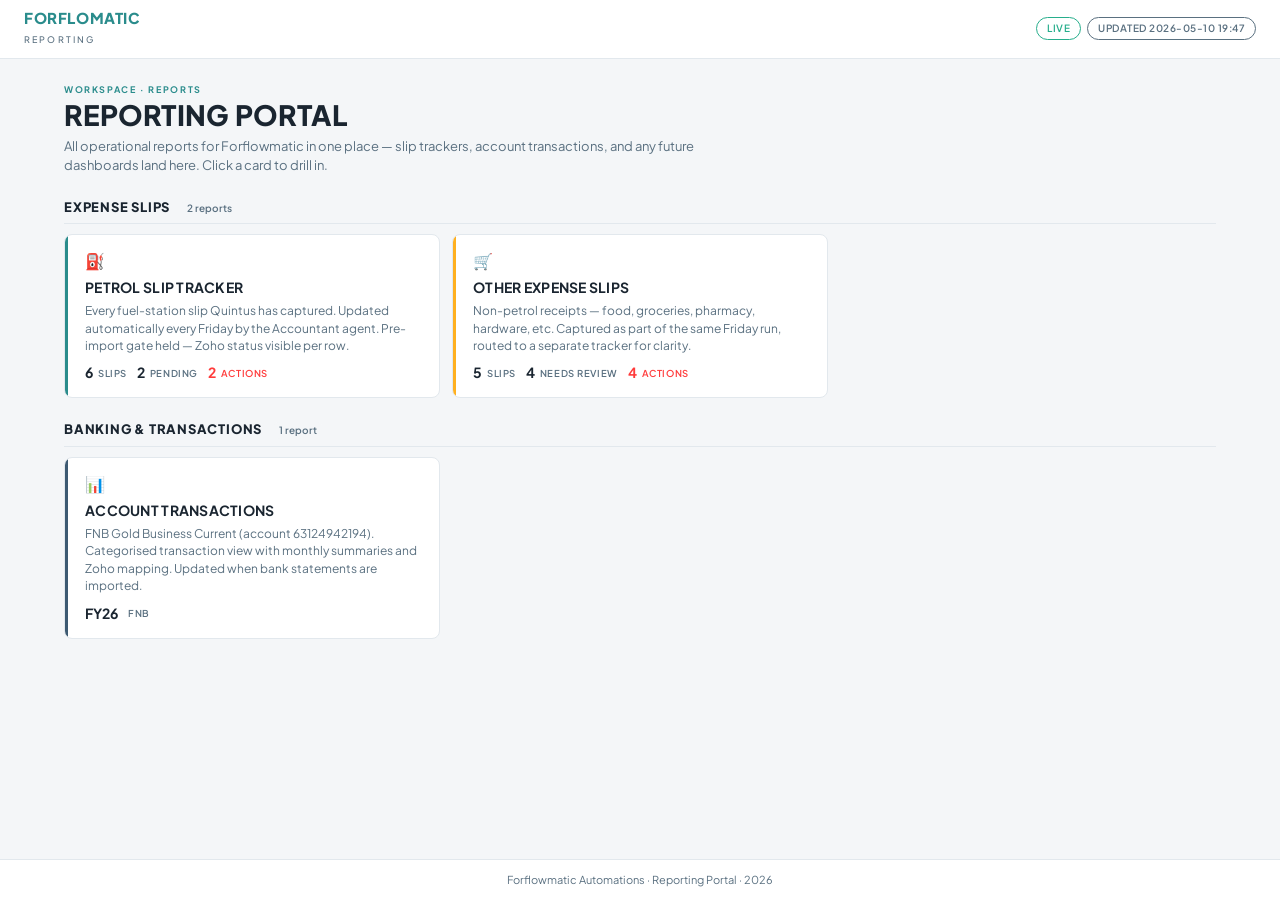
<file: index.html>
<!DOCTYPE html>
<html lang="en">
<head>
  <meta charset="utf-8">
  <meta name="viewport" content="width=device-width, initial-scale=1">
  <title>Forflowmatic — Reporting Portal</title>
  <link rel="preconnect" href="https://fonts.googleapis.com">
  <link rel="preconnect" href="https://fonts.gstatic.com" crossorigin>
  <link href="https://fonts.googleapis.com/css2?family=Plus+Jakarta+Sans:wght@400;500;600;700;800&family=JetBrains+Mono:wght@400;500;600&display=swap" rel="stylesheet">
  <link rel="stylesheet" href="assets/style.css">
</head>
<body>

<header class="flo-header">
  <div class="flo-wordmark">
    <span class="flo-name">FORFLOMATIC</span>
    <span class="flo-tagline">Reporting</span>
  </div>
  <div class="flo-status-pills">
    <span class="flo-pill success">Live</span>
    <span class="flo-pill muted" id="updatedPill">Updated —</span>
  </div>
</header>

<main>
  <p class="label-eyebrow">Workspace · Reports</p>
  <h1 class="flo-h1">Reporting Portal</h1>
  <p class="flo-sub">
    All operational reports for Forflowmatic in one place — slip trackers, account transactions,
    and any future dashboards land here. Click a card to drill in.
  </p>

  <div class="flo-section-h">
    <h2>Expense slips</h2>
    <span class="count" id="slipCount">2 reports</span>
  </div>

  <div class="flo-grid">

    <a class="flo-card is-petrol" href="petrol-slips.html">
      <div class="card-icon">⛽</div>
      <h3 class="card-title">Petrol Slip Tracker</h3>
      <p class="card-desc">
        Every fuel-station slip Quintus has captured. Updated automatically every Friday by the
        Accountant agent. Pre-import gate held — Zoho status visible per row.
      </p>
      <div class="card-meta" id="petrolStats">
        <span class="stat"><span class="stat-num">—</span> Slips</span>
        <span class="stat"><span class="stat-num">—</span> Pending</span>
        <span class="stat"><span class="stat-num">—</span> Actions</span>
      </div>
    </a>

    <a class="flo-card is-other" href="other-slips.html">
      <div class="card-icon">🛒</div>
      <h3 class="card-title">Other Expense Slips</h3>
      <p class="card-desc">
        Non-petrol receipts — food, groceries, pharmacy, hardware, etc. Captured as part of the
        same Friday run, routed to a separate tracker for clarity.
      </p>
      <div class="card-meta" id="otherStats">
        <span class="stat"><span class="stat-num">—</span> Slips</span>
        <span class="stat"><span class="stat-num">—</span> Needs review</span>
        <span class="stat"><span class="stat-num">—</span> Actions</span>
      </div>
    </a>

  </div>

  <div class="flo-section-h">
    <h2>Banking &amp; transactions</h2>
    <span class="count">1 report</span>
  </div>

  <div class="flo-grid">

    <a class="flo-card is-txn" href="account-transactions.html">
      <div class="card-icon">📊</div>
      <h3 class="card-title">Account Transactions</h3>
      <p class="card-desc">
        FNB Gold Business Current (account 63124942194). Categorised transaction view with
        monthly summaries and Zoho mapping. Updated when bank statements are imported.
      </p>
      <div class="card-meta">
        <span class="stat"><span class="stat-num">FY26</span></span>
        <span class="stat">FNB</span>
      </div>
    </a>

  </div>

</main>

<footer class="flo-footer">
  Forflowmatic Automations · Reporting Portal · <span id="footerYear"></span>
</footer>

<script>
  document.getElementById('footerYear').textContent = new Date().getFullYear();

  // Pull stats from generated viewer data (loaded async; falls back silently).
  fetch('data/portal-stats.json', { cache: 'no-store' })
    .then(r => r.ok ? r.json() : null)
    .then(s => {
      if (!s) return;
      if (s.updated) document.getElementById('updatedPill').textContent = 'Updated ' + s.updated;
      const actionStyle = n => n > 0
        ? 'color:var(--flo-fault-red);'
        : '';
      if (s.petrol) {
        document.getElementById('petrolStats').innerHTML =
          '<span class="stat"><span class="stat-num">' + s.petrol.total + '</span> Slips</span>' +
          '<span class="stat"><span class="stat-num">' + s.petrol.pending + '</span> Pending</span>' +
          '<span class="stat" style="' + actionStyle(s.petrol.actions || 0) + '">' +
            '<span class="stat-num" style="' + actionStyle(s.petrol.actions || 0) + '">' + (s.petrol.actions || 0) + '</span> Actions</span>';
      }
      if (s.other) {
        document.getElementById('otherStats').innerHTML =
          '<span class="stat"><span class="stat-num">' + s.other.total + '</span> Slips</span>' +
          '<span class="stat"><span class="stat-num">' + s.other.needs_review + '</span> Needs review</span>' +
          '<span class="stat" style="' + actionStyle(s.other.actions || 0) + '">' +
            '<span class="stat-num" style="' + actionStyle(s.other.actions || 0) + '">' + (s.other.actions || 0) + '</span> Actions</span>';
      }
    })
    .catch(() => {});
</script>
</body>
</html>
</file>
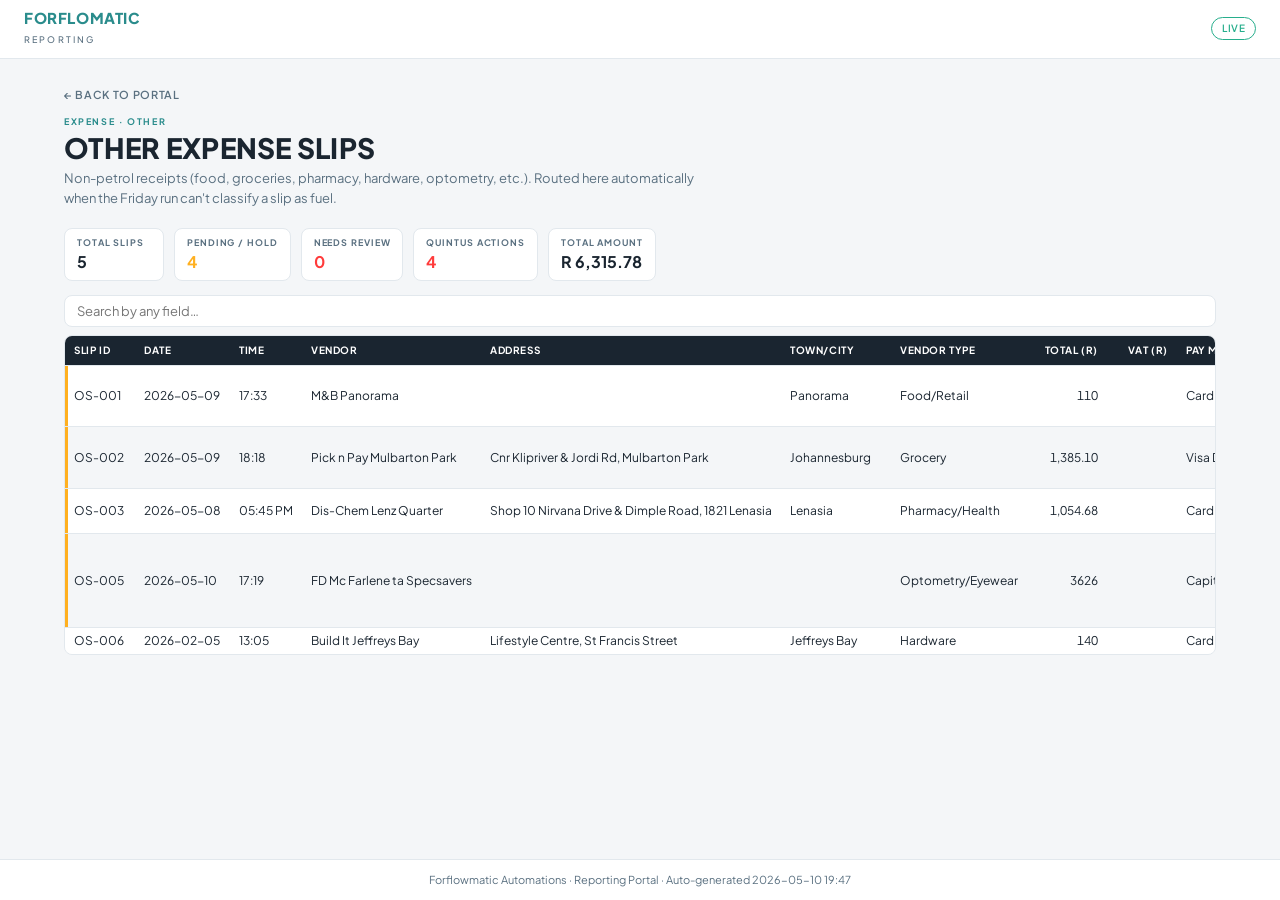
<file: other-slips.html>
<!DOCTYPE html>
<html lang="en">
<head>
  <meta charset="utf-8">
  <meta name="viewport" content="width=device-width, initial-scale=1">
  <title>Other Expense Slips — Forflowmatic</title>
  <link rel="preconnect" href="https://fonts.googleapis.com">
  <link rel="preconnect" href="https://fonts.gstatic.com" crossorigin>
  <link href="https://fonts.googleapis.com/css2?family=Plus+Jakarta+Sans:wght@400;500;600;700;800&family=JetBrains+Mono:wght@400;500;600&display=swap" rel="stylesheet">
  <link rel="stylesheet" href="assets/style.css">
</head>
<body>
<header class="flo-header">
  <div class="flo-wordmark">
    <span class="flo-name">FORFLOMATIC</span>
    <span class="flo-tagline">Reporting</span>
  </div>
  <div class="flo-status-pills">
    <span class="flo-pill success">Live</span>
  </div>
</header>
<main>
  <a class="viewer-back" href="index.html">← Back to portal</a>
  <p class="label-eyebrow">Expense · Other</p>
  <h1 class="flo-h1">Other Expense Slips</h1>
  <p class="flo-sub">Non-petrol receipts (food, groceries, pharmacy, hardware, optometry, etc.). Routed here automatically when the Friday run can&#x27;t classify a slip as fuel.</p>

  <div class="viewer-stat-row">
    <div class="viewer-stat"><span class="label">Total slips</span><span class="value">5</span></div>
    <div class="viewer-stat"><span class="label">Pending / hold</span><span class="value" style="color:var(--flo-amber-alert);">4</span></div>
    <div class="viewer-stat"><span class="label">Needs review</span><span class="value" style="color:var(--flo-fault-red);">0</span></div>
    <div class="viewer-stat"><span class="label">Quintus actions</span><span class="value" style="color:var(--flo-fault-red);">4</span></div>
    <div class="viewer-stat"><span class="label">Total amount</span><span class="value">R 6,315.78</span></div>
  </div>

  <div class="viewer-toolbar">
    <input id="search" type="text" class="viewer-search" placeholder="Search by any field…">
  </div>

  <div class="viewer-table-wrap"><table class="viewer-table"><colgroup><col style="width:70px"><col style="width:84px"><col style="width:64px"><col style="width:150px"><col style="width:200px"><col style="width:110px"><col style="width:120px"><col style="width:80px"><col style="width:70px"><col style="width:110px"><col style="width:80px"><col style="width:130px"><col style="width:70px"><col style="width:130px"><col style="width:200px"><col style="width:160px"><col style="width:150px"><col style="width:200px"><col style="width:90px"><col style="width:280px"><col style="width:320px"></colgroup><thead><tr><th>Slip ID</th><th>Date</th><th>Time</th><th>Vendor</th><th>Address</th><th>Town/City</th><th>Vendor Type</th><th class="num">Total (R)</th><th class="num">VAT (R)</th><th>Pay Method</th><th>Card</th><th>Tx Ref</th><th>Tax Invoice</th><th>Driver</th><th>Business Purpose</th><th>Zoho Account</th><th>Linked Bank Txn</th><th>Slip File</th><th>Status</th><th>Notes</th><th>Quintus Actions</th></tr></thead><tbody><tr class="row-needs-review"><td title="OS-001">OS-001</td><td title="2026-05-09">2026-05-09</td><td title="17:33">17:33</td><td title="M&amp;B Panorama">M&amp;B Panorama</td><td></td><td title="Panorama">Panorama</td><td title="Food/Retail">Food/Retail</td><td class="num" title="110">110</td><td class="num"></td><td title="Card">Card</td><td></td><td></td><td></td><td></td><td title="PENDING - Quintus to confirm business purpose">PENDING - Quintus to confirm business purpose</td><td title="PENDING - category TBD">PENDING - category TBD</td><td></td><td title="Bank statements/Processed slips/Other/2026-05/OS-001_mb-panorama_2026-05-09.jpg">Bank statements/Processed slips/Other/2026-05/OS-001_mb-panorama_2026-05-09.jpg</td><td class="status-hold" title="Hold">Hold</td><td title="FLAG: NOT a petrol slip. Receipt appears to be food/retail purchase at M&amp;B Panorama. Image rotated 90deg and partially shadowed. Total ~R110 (subtotal ~R90, VAT ~R17.33 at 15%). Standard-rated supply. Cannot determine exact amount or business purpose. Quintus to confirm: (1) exact total, (2) business purpose, (3) whether this is a company expense or personal. No VAT number legible from image. If amount &lt; R5,000 abridged invoice sufficient. Rule: s11(a) if for trade; s23(g) personal = disallowed.">FLAG: NOT a petrol slip. Receipt appears to be food/retail purchase at M&amp;B Panorama. Image rotated 90deg and partially shadowed. Total ~R110 (subtotal ~R90, VAT ~R17.33 at 15%). Standard-rated supply. Cannot determine exact amount or business purpose. Quintus to confirm: (1) exact total, (2) business purpose, (3) whether this is a company expense or personal. No VAT number legible from image. If amount &lt; R5,000 abridged invoice sufficient. Rule: s11(a) if for trade; s23(g) personal = disallowed.</td><td class="action action-set" title="Confirm business vs personal. If business, source a clearer tax invoice (current image is partially shadowed).">Confirm business vs personal. If business, source a clearer tax invoice (current image is partially shadowed).</td></tr><tr class="row-needs-review"><td title="OS-002">OS-002</td><td title="2026-05-09">2026-05-09</td><td title="18:18">18:18</td><td title="Pick n Pay Mulbarton Park">Pick n Pay Mulbarton Park</td><td title="Cnr Klipriver &amp; Jordi Rd, Mulbarton Park">Cnr Klipriver &amp; Jordi Rd, Mulbarton Park</td><td title="Johannesburg">Johannesburg</td><td title="Grocery">Grocery</td><td class="num" title="1,385.10">1,385.10</td><td class="num"></td><td title="Visa Debit">Visa Debit</td><td></td><td title="TXN 802832 2629 26290276 11">TXN 802832 2629 26290276 11</td><td></td><td></td><td title="PENDING - Quintus to confirm business purpose">PENDING - Quintus to confirm business purpose</td><td title="PENDING - category TBD">PENDING - category TBD</td><td></td><td title="Bank statements/Processed slips/Other/2026-05/OS-002_picknpay-mulbarton_2026-05-09.jpg">Bank statements/Processed slips/Other/2026-05/OS-002_picknpay-mulbarton_2026-05-09.jpg</td><td class="status-hold" title="Hold">Hold</td><td title="FLAG: NOT a petrol slip. Grocery purchase at Pick n Pay Mulbarton Park. Total R1,385.10, VAT R172.61 (on standard-rated items; some items zero-rated food). Supplier VAT No: 4810193617. Tax invoice confirmed (heading &quot;TAX INVOICE&quot;). Items include ginger, beef mince, boerewors, bulk thighs, bacon, silverside, snack bar, mixed nuts, raisins, protein bar, carrots, gelspec, carrier bags. Mixed business/personal likely. FLAG: Primarily appears to be personal grocery shopping. Quintus must confirm business purpose before any deduction claimed. Personal grocery = s23(a) disallowed. If legitimate business entertainment or staff costs, requires s11(a) substantiation with full documentation.">FLAG: NOT a petrol slip. Grocery purchase at Pick n Pay Mulbarton Park. Total R1,385.10, VAT R172.61 (on standard-rated items; some items zero-rated food). Supplier VAT No: 4810193617. Tax invoice confirmed (heading &quot;TAX INVOICE&quot;). Items include ginger, beef mince, boerewors, bulk thighs, bacon, silverside, snack bar, mixed nuts, raisins, protein bar, carrots, gelspec, carrier bags. Mixed business/personal likely. FLAG: Primarily appears to be personal grocery shopping. Quintus must confirm business purpose before any deduction claimed. Personal grocery = s23(a) disallowed. If legitimate business entertainment or staff costs, requires s11(a) substantiation with full documentation.</td><td class="action action-set" title="Confirm business purpose. Likely personal grocery shopping; if business, justify per s11(a) before any deduction.">Confirm business purpose. Likely personal grocery shopping; if business, justify per s11(a) before any deduction.</td></tr><tr class="row-needs-review"><td title="OS-003">OS-003</td><td title="2026-05-08">2026-05-08</td><td title="05:45 PM">05:45 PM</td><td title="Dis-Chem Lenz Quarter">Dis-Chem Lenz Quarter</td><td title="Shop 10 Nirvana Drive &amp; Dimple Road, 1821 Lenasia">Shop 10 Nirvana Drive &amp; Dimple Road, 1821 Lenasia</td><td title="Lenasia">Lenasia</td><td title="Pharmacy/Health">Pharmacy/Health</td><td class="num" title="1,054.68">1,054.68</td><td class="num"></td><td title="Card Payment">Card Payment</td><td></td><td title="Rcpt 117 / Store S187 / Till 102 / Pos 0001S18708052610200001170">Rcpt 117 / Store S187 / Till 102 / Pos 0001S18708052610200001170</td><td></td><td></td><td title="PENDING - Quintus to confirm business purpose">PENDING - Quintus to confirm business purpose</td><td title="PENDING - category TBD">PENDING - category TBD</td><td></td><td title="Bank statements/Processed slips/Other/2026-05/OS-003_dischem-lenz-quarter_2026-05-08.jpg">Bank statements/Processed slips/Other/2026-05/OS-003_dischem-lenz-quarter_2026-05-08.jpg</td><td class="status-hold" title="Hold">Hold</td><td title="FLAG: NOT a petrol slip. Dis-Chem health/pharmacy purchase. Total R1,054.68, VAT R137.57 (items at 15%), zero-rated items R0 VAT. Supplier VAT No: 4820223024 (confirmed on receipt). Tax invoice confirmed. Items: potassium, magnesium glycinate, zinc, mixed nuts, jumbo mixed raisins, USN protein bar, Protex soap, plastic bag. These appear to be personal health supplements and food items. Quintus must confirm business purpose. Personal health supplements = s23(a) disallowed unless directly for trade purposes. Rule: s11(a) + s23(g) test required. Amount R1,054.68 &lt; R5,000; abridged invoice sufficient for VAT purposes.">FLAG: NOT a petrol slip. Dis-Chem health/pharmacy purchase. Total R1,054.68, VAT R137.57 (items at 15%), zero-rated items R0 VAT. Supplier VAT No: 4820223024 (confirmed on receipt). Tax invoice confirmed. Items: potassium, magnesium glycinate, zinc, mixed nuts, jumbo mixed raisins, USN protein bar, Protex soap, plastic bag. These appear to be personal health supplements and food items. Quintus must confirm business purpose. Personal health supplements = s23(a) disallowed unless directly for trade purposes. Rule: s11(a) + s23(g) test required. Amount R1,054.68 &lt; R5,000; abridged invoice sufficient for VAT purposes.</td><td class="action action-set" title="Confirm business purpose. Personal health supplements normally disallowed under s23(a).">Confirm business purpose. Personal health supplements normally disallowed under s23(a).</td></tr><tr class="row-needs-review"><td title="OS-005">OS-005</td><td title="2026-05-10">2026-05-10</td><td title="17:19">17:19</td><td title="FD Mc Farlene ta Specsavers">FD Mc Farlene ta Specsavers</td><td></td><td></td><td title="Optometry/Eyewear">Optometry/Eyewear</td><td class="num" title="3626">3626</td><td class="num"></td><td title="Capitec Bank EFT">Capitec Bank EFT</td><td title="Acc 80321151 (Standard Bank)">Acc 80321151 (Standard Bank)</td><td title="LAT010 / SkyQR 702f-4e73-4770">LAT010 / SkyQR 702f-4e73-4770</td><td></td><td title="Quintus Lategan">Quintus Lategan</td><td title="PENDING - Quintus to confirm business purpose">PENDING - Quintus to confirm business purpose</td><td title="PENDING - category TBD (possibly Medical Aid / Eyewear / Personal)">PENDING - category TBD (possibly Medical Aid / Eyewear / Personal)</td><td title="2026-05-10 R3626.00 (Capitec payment)">2026-05-10 R3626.00 (Capitec payment)</td><td title="Bank statements/Processed slips/Other/2026-05/OS-005_specsavers_2026-05-10.pdf">Bank statements/Processed slips/Other/2026-05/OS-005_specsavers_2026-05-10.pdf</td><td class="status-hold" title="Hold">Hold</td><td title="FLAG: NOT a petrol slip and NOT an expense slip. This is a Capitec Bank payment notification (proof of EFT) for R3,626.00 to Specsavers (FD Mc Farlene ta Specsavers, Std Bank acct 80321151). Ref LAT010. Personal optometry/eyewear purchase - NO business deduction unless prescribed corrective eyewear required for trade purposes (very narrow test). s23(a) likely applies (personal/domestic). Quintus must confirm: (1) business vs personal, (2) whether an actual tax invoice from Specsavers exists (this is only a payment notification - NOT a tax invoice; cannot claim input VAT without tax invoice). Amount R3,626 &lt; R5,000 so abridged tax invoice from Specsavers needed. DO NOT import to Zoho without Specsavers tax invoice and confirmed business purpose.">FLAG: NOT a petrol slip and NOT an expense slip. This is a Capitec Bank payment notification (proof of EFT) for R3,626.00 to Specsavers (FD Mc Farlene ta Specsavers, Std Bank acct 80321151). Ref LAT010. Personal optometry/eyewear purchase - NO business deduction unless prescribed corrective eyewear required for trade purposes (very narrow test). s23(a) likely applies (personal/domestic). Quintus must confirm: (1) business vs personal, (2) whether an actual tax invoice from Specsavers exists (this is only a payment notification - NOT a tax invoice; cannot claim input VAT without tax invoice). Amount R3,626 &lt; R5,000 so abridged tax invoice from Specsavers needed. DO NOT import to Zoho without Specsavers tax invoice and confirmed business purpose.</td><td class="action action-set" title="Request the actual tax invoice from Specsavers. Current file is only a Capitec payment notification — cannot claim input VAT without a SARS-compliant tax invoice. Also confirm business purpose (eyewear is normally personal).">Request the actual tax invoice from Specsavers. Current file is only a Capitec payment notification — cannot claim input VAT without a SARS-compliant tax invoice. Also confirm business purpose (eyewear is normally personal).</td></tr><tr class=""><td title="OS-006">OS-006</td><td title="2026-02-05">2026-02-05</td><td title="13:05">13:05</td><td title="Build It Jeffreys Bay">Build It Jeffreys Bay</td><td title="Lifestyle Centre, St Francis Street">Lifestyle Centre, St Francis Street</td><td title="Jeffreys Bay">Jeffreys Bay</td><td title="Hardware">Hardware</td><td class="num" title="140">140</td><td class="num"></td><td title="Card (CC)">Card (CC)</td><td></td><td title="INV1277024">INV1277024</td><td title="Y">Y</td><td title="Quintus Lategan">Quintus Lategan</td><td title="Business - Repairs &amp; Maintenance">Business - Repairs &amp; Maintenance</td><td title="Repairs &amp; Maintenance">Repairs &amp; Maintenance</td><td></td><td title="Bank statements/Processed slips/Other/2026-02/OS-006_buildit-jeffreysbay_2026-02-05.jpg">Bank statements/Processed slips/Other/2026-02/OS-006_buildit-jeffreysbay_2026-02-05.jpg</td><td class="status-reviewed" title="Reviewed">Reviewed</td><td title="Tax invoice from Build It Jeffreys Bay (INV1277024). Items: plumbing fittings. Total R140.00 incl. VAT R18.26 (excl. R121.74). Supplier VAT No: 4050269663 (confirmed on invoice). Standard-rated supply at 15% — input VAT R18.26 claimable (s20 VAT Act; abridged invoice sufficient for supply &lt;= R5,000). BACK-DATED ENTRY: slip date 2026-02-05. FLAG: Verify whether 2026-02-05 falls within the current open VAT period before claiming input VAT. If VAT period for Feb 2026 is already closed/submitted, input VAT claim must be deferred to next available period or prior period amended. Rule: s11(d) Income Tax Act (repairs, not improvements); s20 VAT Act (tax invoice). Evidence: full tax invoice on file.">Tax invoice from Build It Jeffreys Bay (INV1277024). Items: plumbing fittings. Total R140.00 incl. VAT R18.26 (excl. R121.74). Supplier VAT No: 4050269663 (confirmed on invoice). Standard-rated supply at 15% — input VAT R18.26 claimable (s20 VAT Act; abridged invoice sufficient for supply &lt;= R5,000). BACK-DATED ENTRY: slip date 2026-02-05. FLAG: Verify whether 2026-02-05 falls within the current open VAT period before claiming input VAT. If VAT period for Feb 2026 is already closed/submitted, input VAT claim must be deferred to next available period or prior period amended. Rule: s11(d) Income Tax Act (repairs, not improvements); s20 VAT Act (tax invoice). Evidence: full tax invoice on file.</td><td class="action"></td></tr></tbody></table></div>
</main>
<footer class="flo-footer">
  Forflowmatic Automations · Reporting Portal · Auto-generated <span id="genTs"></span>
</footer>
<script>
  document.getElementById('genTs').textContent = '2026-05-10 19:47';
  const search = document.getElementById('search');
  const rows = document.querySelectorAll('.viewer-table tbody tr');
  search.addEventListener('input', () => {
    const q = search.value.trim().toLowerCase();
    rows.forEach(r => {
      r.style.display = (!q || r.textContent.toLowerCase().includes(q)) ? '' : 'none';
    });
  });
</script>
</body>
</html>
</file>
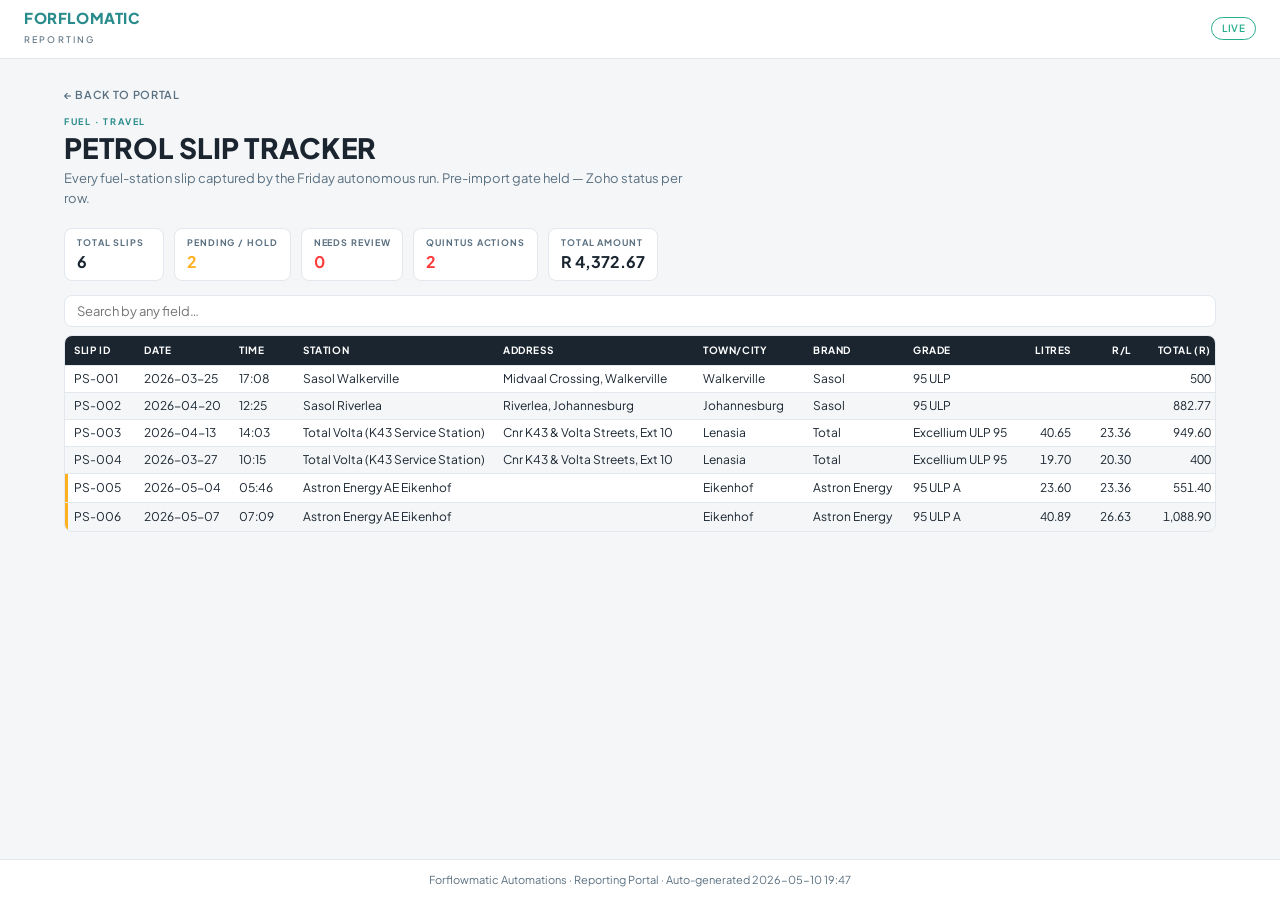
<file: petrol-slips.html>
<!DOCTYPE html>
<html lang="en">
<head>
  <meta charset="utf-8">
  <meta name="viewport" content="width=device-width, initial-scale=1">
  <title>Petrol Slip Tracker — Forflowmatic</title>
  <link rel="preconnect" href="https://fonts.googleapis.com">
  <link rel="preconnect" href="https://fonts.gstatic.com" crossorigin>
  <link href="https://fonts.googleapis.com/css2?family=Plus+Jakarta+Sans:wght@400;500;600;700;800&family=JetBrains+Mono:wght@400;500;600&display=swap" rel="stylesheet">
  <link rel="stylesheet" href="assets/style.css">
</head>
<body>
<header class="flo-header">
  <div class="flo-wordmark">
    <span class="flo-name">FORFLOMATIC</span>
    <span class="flo-tagline">Reporting</span>
  </div>
  <div class="flo-status-pills">
    <span class="flo-pill success">Live</span>
  </div>
</header>
<main>
  <a class="viewer-back" href="index.html">← Back to portal</a>
  <p class="label-eyebrow">Fuel · Travel</p>
  <h1 class="flo-h1">Petrol Slip Tracker</h1>
  <p class="flo-sub">Every fuel-station slip captured by the Friday autonomous run. Pre-import gate held — Zoho status per row.</p>

  <div class="viewer-stat-row">
    <div class="viewer-stat"><span class="label">Total slips</span><span class="value">6</span></div>
    <div class="viewer-stat"><span class="label">Pending / hold</span><span class="value" style="color:var(--flo-amber-alert);">2</span></div>
    <div class="viewer-stat"><span class="label">Needs review</span><span class="value" style="color:var(--flo-fault-red);">0</span></div>
    <div class="viewer-stat"><span class="label">Quintus actions</span><span class="value" style="color:var(--flo-fault-red);">2</span></div>
    <div class="viewer-stat"><span class="label">Total amount</span><span class="value">R 4,372.67</span></div>
  </div>

  <div class="viewer-toolbar">
    <input id="search" type="text" class="viewer-search" placeholder="Search by any field…">
  </div>

  <div class="viewer-table-wrap"><table class="viewer-table"><colgroup><col style="width:70px"><col style="width:84px"><col style="width:64px"><col style="width:150px"><col style="width:200px"><col style="width:110px"><col style="width:100px"><col style="width:90px"><col style="width:64px"><col style="width:60px"><col style="width:80px"><col style="width:110px"><col style="width:80px"><col style="width:130px"><col style="width:100px"><col style="width:80px"><col style="width:130px"><col style="width:200px"><col style="width:160px"><col style="width:150px"><col style="width:200px"><col style="width:90px"><col style="width:280px"><col style="width:320px"></colgroup><thead><tr><th>Slip ID</th><th>Date</th><th>Time</th><th>Station</th><th>Address</th><th>Town/City</th><th>Brand</th><th>Grade</th><th class="num">Litres</th><th class="num">R/L</th><th class="num">Total (R)</th><th>Pay Method</th><th>Card</th><th>Tx Ref</th><th>Vehicle Reg</th><th class="num">Odometer</th><th>Driver</th><th>Business Purpose</th><th>Zoho Account</th><th>Linked Bank Txn</th><th>Slip File</th><th>Status</th><th>Notes</th><th>Quintus Actions</th></tr></thead><tbody><tr class=""><td title="PS-001">PS-001</td><td title="2026-03-25">2026-03-25</td><td title="17:08">17:08</td><td title="Sasol Walkerville">Sasol Walkerville</td><td title="Midvaal Crossing, Walkerville">Midvaal Crossing, Walkerville</td><td title="Walkerville">Walkerville</td><td title="Sasol">Sasol</td><td title="95 ULP">95 ULP</td><td class="num"></td><td class="num"></td><td class="num" title="500">500</td><td title="Card">Card</td><td title="****1097">****1097</td><td></td><td></td><td class="num"></td><td></td><td></td><td title="Travel - Motor Vehicle Expenses">Travel - Motor Vehicle Expenses</td><td></td><td title="Bank statements/Processed slips/2026-03/PS-001_sasol-walkerville_2026-03-25.jpg">Bank statements/Processed slips/2026-03/PS-001_sasol-walkerville_2026-03-25.jpg</td><td class="status-reviewed" title="Reviewed">Reviewed</td><td title="Litres and price/litre not legible (angled photo). Round-amount fill R500. VAT at 15/115 (current SA rate; SOP template shows 14/114 which is pre-Apr 2018).">Litres and price/litre not legible (angled photo). Round-amount fill R500. VAT at 15/115 (current SA rate; SOP template shows 14/114 which is pre-Apr 2018).</td><td class="action"></td></tr><tr class=""><td title="PS-002">PS-002</td><td title="2026-04-20">2026-04-20</td><td title="12:25">12:25</td><td title="Sasol Riverlea">Sasol Riverlea</td><td title="Riverlea, Johannesburg">Riverlea, Johannesburg</td><td title="Johannesburg">Johannesburg</td><td title="Sasol">Sasol</td><td title="95 ULP">95 ULP</td><td class="num"></td><td class="num"></td><td class="num" title="882.77">882.77</td><td title="Card">Card</td><td title="****1097">****1097</td><td></td><td></td><td class="num"></td><td></td><td></td><td title="Travel - Motor Vehicle Expenses">Travel - Motor Vehicle Expenses</td><td></td><td title="Bank statements/Processed slips/2026-04/PS-002_sasol-riverlea_2026-04-20.jpg">Bank statements/Processed slips/2026-04/PS-002_sasol-riverlea_2026-04-20.jpg</td><td class="status-reviewed" title="Reviewed">Reviewed</td><td title="Litres and price/litre not legible on image. VAT at 15/115.">Litres and price/litre not legible on image. VAT at 15/115.</td><td class="action"></td></tr><tr class=""><td title="PS-003">PS-003</td><td title="2026-04-13">2026-04-13</td><td title="14:03">14:03</td><td title="Total Volta (K43 Service Station)">Total Volta (K43 Service Station)</td><td title="Cnr K43 &amp; Volta Streets, Ext 10">Cnr K43 &amp; Volta Streets, Ext 10</td><td title="Lenasia">Lenasia</td><td title="Total">Total</td><td title="Excellium ULP 95">Excellium ULP 95</td><td class="num" title="40.65">40.65</td><td class="num" title="23.36">23.36</td><td class="num" title="949.60">949.60</td><td title="Card (Visa)">Card (Visa)</td><td title="****1097">****1097</td><td title="TL23454495695537ebbc">TL23454495695537ebbc</td><td></td><td class="num"></td><td></td><td></td><td title="Travel - Motor Vehicle Expenses">Travel - Motor Vehicle Expenses</td><td></td><td title="Bank statements/Processed slips/2026-04/PS-003_total-volta-lenasia_2026-04-13.jpg">Bank statements/Processed slips/2026-04/PS-003_total-volta-lenasia_2026-04-13.jpg</td><td class="status-reviewed" title="Reviewed">Reviewed</td><td title="Full TAX INVOICE. Supplier VAT No: 4020241016. R949.60 &lt; R5000; abridged invoice sufficient. Pump 8, Attendant: Silindile. VAT at 15/115.">Full TAX INVOICE. Supplier VAT No: 4020241016. R949.60 &lt; R5000; abridged invoice sufficient. Pump 8, Attendant: Silindile. VAT at 15/115.</td><td class="action"></td></tr><tr class=""><td title="PS-004">PS-004</td><td title="2026-03-27">2026-03-27</td><td title="10:15">10:15</td><td title="Total Volta (K43 Service Station)">Total Volta (K43 Service Station)</td><td title="Cnr K43 &amp; Volta Streets, Ext 10">Cnr K43 &amp; Volta Streets, Ext 10</td><td title="Lenasia">Lenasia</td><td title="Total">Total</td><td title="Excellium ULP 95">Excellium ULP 95</td><td class="num" title="19.70">19.70</td><td class="num" title="20.30">20.30</td><td class="num" title="400">400</td><td title="Card (Visa)">Card (Visa)</td><td title="****1097">****1097</td><td title="IL23265450656b2496d6b">IL23265450656b2496d6b</td><td></td><td class="num"></td><td></td><td></td><td title="Travel - Motor Vehicle Expenses">Travel - Motor Vehicle Expenses</td><td></td><td title="Bank statements/Processed slips/2026-03/PS-004_total-volta-lenasia_2026-03-27.jpg">Bank statements/Processed slips/2026-03/PS-004_total-volta-lenasia_2026-03-27.jpg</td><td class="status-reviewed" title="Reviewed">Reviewed</td><td title="Full TAX INVOICE. Supplier VAT No: 4020241016. Pump 12, Attendant: Amadu. No CVM used. VAT at 15/115.">Full TAX INVOICE. Supplier VAT No: 4020241016. Pump 12, Attendant: Amadu. No CVM used. VAT at 15/115.</td><td class="action"></td></tr><tr class="row-needs-review"><td title="PS-005">PS-005</td><td title="2026-05-04">2026-05-04</td><td title="05:46">05:46</td><td title="Astron Energy AE Eikenhof">Astron Energy AE Eikenhof</td><td></td><td title="Eikenhof">Eikenhof</td><td title="Astron Energy">Astron Energy</td><td title="95 ULP A">95 ULP A</td><td class="num" title="23.60">23.60</td><td class="num" title="23.36">23.36</td><td class="num" title="551.40">551.40</td><td title="Card (Visa Debit)">Card (Visa Debit)</td><td title="****2725">****2725</td><td title="TRX:56370533">TRX:56370533</td><td title="PENDING">PENDING</td><td class="num"></td><td title="Quintus Lategan">Quintus Lategan</td><td title="General business travel">General business travel</td><td title="Travel - Motor Vehicle Expenses">Travel - Motor Vehicle Expenses</td><td></td><td title="Bank statements/Processed slips/2026-05/PS-005_astron-eikenhof_2026-05-04.jpg">Bank statements/Processed slips/2026-05/PS-005_astron-eikenhof_2026-05-04.jpg</td><td class="status-hold" title="Hold">Hold</td><td title="Payment24 card terminal receipt only; no full tax invoice / station VAT No on slip. Petrol ULP 95 = zero-rated (s11 VAT Act). Price/litre R23.36 calculated (not printed). Attendant: M YASE. Vehicle reg outstanding — Quintus to supply before Zoho import. Blocked: cannot substantiate business travel without vehicle reg (logbook requirement, s11(a)/s23(g)).">Payment24 card terminal receipt only; no full tax invoice / station VAT No on slip. Petrol ULP 95 = zero-rated (s11 VAT Act). Price/litre R23.36 calculated (not printed). Attendant: M YASE. Vehicle reg outstanding — Quintus to supply before Zoho import. Blocked: cannot substantiate business travel without vehicle reg (logbook requirement, s11(a)/s23(g)).</td><td class="action action-set" title="Provide vehicle registration number for the trip.">Provide vehicle registration number for the trip.</td></tr><tr class="row-needs-review"><td title="PS-006">PS-006</td><td title="2026-05-07">2026-05-07</td><td title="07:09">07:09</td><td title="Astron Energy AE Eikenhof">Astron Energy AE Eikenhof</td><td></td><td title="Eikenhof">Eikenhof</td><td title="Astron Energy">Astron Energy</td><td title="95 ULP A">95 ULP A</td><td class="num" title="40.89">40.89</td><td class="num" title="26.63">26.63</td><td class="num" title="1,088.90">1,088.90</td><td title="Card (Visa Debit)">Card (Visa Debit)</td><td title="****2725">****2725</td><td title="TRX:56861044">TRX:56861044</td><td title="PENDING">PENDING</td><td class="num"></td><td title="Quintus Lategan">Quintus Lategan</td><td title="General business travel">General business travel</td><td title="Travel - Motor Vehicle Expenses">Travel - Motor Vehicle Expenses</td><td></td><td title="Bank statements/Processed slips/2026-05/PS-006_astron-eikenhof_2026-05-07.jpg">Bank statements/Processed slips/2026-05/PS-006_astron-eikenhof_2026-05-07.jpg</td><td class="status-hold" title="Hold">Hold</td><td title="Payment24 card terminal receipt only; no full tax invoice / station VAT No on slip. Petrol ULP 95 = zero-rated (s11 VAT Act). Price/litre R26.63 calculated (not printed). Attendant: G BOPAPE. Vehicle reg outstanding — Quintus to supply before Zoho import. Blocked: cannot substantiate business travel without vehicle reg (logbook requirement, s11(a)/s23(g)).">Payment24 card terminal receipt only; no full tax invoice / station VAT No on slip. Petrol ULP 95 = zero-rated (s11 VAT Act). Price/litre R26.63 calculated (not printed). Attendant: G BOPAPE. Vehicle reg outstanding — Quintus to supply before Zoho import. Blocked: cannot substantiate business travel without vehicle reg (logbook requirement, s11(a)/s23(g)).</td><td class="action action-set" title="Provide vehicle registration number for the trip.">Provide vehicle registration number for the trip.</td></tr></tbody></table></div>
</main>
<footer class="flo-footer">
  Forflowmatic Automations · Reporting Portal · Auto-generated <span id="genTs"></span>
</footer>
<script>
  document.getElementById('genTs').textContent = '2026-05-10 19:47';
  const search = document.getElementById('search');
  const rows = document.querySelectorAll('.viewer-table tbody tr');
  search.addEventListener('input', () => {
    const q = search.value.trim().toLowerCase();
    rows.forEach(r => {
      r.style.display = (!q || r.textContent.toLowerCase().includes(q)) ? '' : 'none';
    });
  });
</script>
</body>
</html>
</file>
<file: assets/style.css>
/* ── Forflowmatic brand tokens (with brighter alert colours) ────────────── */
:root {
  --flo-teal:          #2A8C8C;
  --flo-teal-light:    #7EC8C8;
  --flo-teal-lighter:  #C0E4E4;
  --flo-teal-lightest: #E8F5F5;
  --flo-teal-dark:     #1E6868;
  --flo-teal-darker:   #134545;
  --flo-navy:          #1A2530;
  --flo-steel:         #3D5A72;
  --flo-steel-light:   #8BAAB8;
  --flo-white:         #FFFFFF;
  --flo-bg:            #F4F6F8;

  /* Brighter alert colours per request */
  --flo-amber-alert:   #FFB020;     /* brighter than standard warning #E67E22 */
  --flo-amber-bg:      #FFF4DB;
  --flo-fault-red:     #FF3B3B;     /* brighter than standard danger #C0392B */
  --flo-fault-bg:      #FFE5E5;
  --flo-success:       #27AE8C;
  --flo-success-bg:    #E0F5EE;
  --flo-info:          #2980B9;

  /* Neutrals */
  --flo-n-100: #F4F6F8;
  --flo-n-200: #E2E8ED;
  --flo-n-300: #C0CDD8;
  --flo-n-400: #94A3B0;
  --flo-n-500: #5A7080;
  --flo-n-700: #2A3F52;
  --flo-n-900: #1A2530;

  /* Radii */
  --r-sm: 4px;
  --r-md: 8px;
  --r-lg: 12px;
  --r-xl: 16px;

  /* Fonts — Plus Jakarta Sans across the board */
  --font-display: 'Plus Jakarta Sans', sans-serif;
  --font-ui:      'Plus Jakarta Sans', sans-serif;
  --font-body:    'Plus Jakarta Sans', sans-serif;
  --font-mono:    'JetBrains Mono', monospace;

  /* Theme surfaces */
  --background: var(--flo-bg);
  --surface:    var(--flo-white);
  --foreground: var(--flo-navy);
  --muted:      var(--flo-n-500);
  --border:     var(--flo-n-200);
  --accent:     var(--flo-teal);
}

* { box-sizing: border-box; }

body {
  margin: 0;
  background: var(--background);
  color: var(--foreground);
  font-family: var(--font-body);
  font-size: 14px;
  line-height: 1.5;
  min-height: 100vh;
  display: flex;
  flex-direction: column;
}

/* ── Header ─────────────────────────────────────────────────────────────── */
header.flo-header {
  border-bottom: 1px solid var(--border);
  background: var(--surface);
  padding: 10px 24px;
  display: flex;
  align-items: center;
  justify-content: space-between;
}
.flo-wordmark .flo-name {
  font-family: var(--font-display);
  font-weight: 800;
  font-size: 15px;
  letter-spacing: 0.04em;
  color: var(--flo-teal);
  display: block;
  line-height: 1.1;
}
.flo-wordmark .flo-tagline {
  font-family: var(--font-body);
  font-weight: 500;
  font-size: 9px;
  letter-spacing: 0.24em;
  color: var(--muted);
  margin-top: 0;
  text-transform: uppercase;
}
.flo-status-pills { display: flex; gap: 6px; }
.flo-pill {
  font-family: var(--font-ui);
  font-size: 10px;
  font-weight: 600;
  text-transform: uppercase;
  letter-spacing: 0.05em;
  padding: 3px 10px;
  border-radius: 999px;
  border: 1px solid currentColor;
}
.flo-pill.success { color: var(--flo-success); }
.flo-pill.amber   { color: var(--flo-amber-alert); }
.flo-pill.muted   { color: var(--muted); }

/* ── Main ───────────────────────────────────────────────────────────────── */
main {
  flex: 1;
  padding: 24px 24px 32px;
  max-width: 1200px;
  width: 100%;
  margin: 0 auto;
}
.label-eyebrow {
  font-family: var(--font-ui);
  font-size: 9px;
  font-weight: 700;
  letter-spacing: 0.18em;
  text-transform: uppercase;
  color: var(--accent);
  margin: 0 0 4px;
}
.flo-h1 {
  font-family: var(--font-display);
  font-weight: 800;
  font-size: 28px;
  line-height: 1.1;
  letter-spacing: 0.01em;
  text-transform: uppercase;
  color: var(--foreground);
  margin: 0 0 6px;
}
.flo-sub {
  color: var(--muted);
  font-size: 13px;
  font-weight: 400;
  margin: 0 0 20px;
  max-width: 640px;
  line-height: 1.5;
}

/* ── Card grid ──────────────────────────────────────────────────────────── */
.flo-grid {
  display: grid;
  grid-template-columns: repeat(auto-fill, minmax(280px, 1fr));
  gap: 12px;
}
.flo-card {
  display: block;
  background: var(--surface);
  border: 1px solid var(--border);
  border-radius: var(--r-md);
  padding: 14px 16px 14px 20px;
  text-decoration: none;
  color: inherit;
  transition: transform 0.15s, border-color 0.15s, box-shadow 0.15s;
  position: relative;
  overflow: hidden;
}
.flo-card::before {
  content: '';
  position: absolute;
  inset: 0 auto 0 0;
  width: 3px;
  background: var(--card-accent, var(--flo-teal));
}
.flo-card:hover {
  border-color: var(--card-accent, var(--flo-teal));
  transform: translateY(-1px);
  box-shadow: 0 3px 12px rgba(26, 37, 48, 0.06);
}
.flo-card .card-icon {
  font-size: 16px;
  color: var(--card-accent, var(--flo-teal));
  margin-bottom: 4px;
}
.flo-card .card-title {
  font-family: var(--font-display);
  font-weight: 700;
  font-size: 14px;
  text-transform: uppercase;
  letter-spacing: 0.02em;
  margin: 0 0 4px;
}
.flo-card .card-desc {
  font-size: 12px;
  color: var(--muted);
  margin: 0 0 8px;
  line-height: 1.45;
}
.flo-card .card-meta {
  display: flex;
  flex-wrap: wrap;
  gap: 10px;
  font-family: var(--font-ui);
  font-size: 9.5px;
  font-weight: 600;
  letter-spacing: 0.06em;
  text-transform: uppercase;
  color: var(--muted);
  margin-top: 4px;
}
.flo-card .stat {
  display: inline-flex;
  align-items: center;
  gap: 5px;
}
.flo-card .stat-num {
  font-family: var(--font-display);
  font-weight: 700;
  font-size: 14px;
  color: var(--foreground);
  letter-spacing: 0;
  text-transform: none;
}

.flo-card.is-petrol  { --card-accent: var(--flo-teal); }
.flo-card.is-other   { --card-accent: var(--flo-amber-alert); }
.flo-card.is-txn     { --card-accent: var(--flo-steel); }
.flo-card.is-faulty  { --card-accent: var(--flo-fault-red); }

/* Section header */
.flo-section-h {
  display: flex;
  align-items: baseline;
  gap: 10px;
  margin: 22px 0 10px;
  padding-bottom: 6px;
  border-bottom: 1px solid var(--border);
}
.flo-section-h h2 {
  font-family: var(--font-display);
  font-weight: 800;
  font-size: 13px;
  text-transform: uppercase;
  letter-spacing: 0.06em;
  margin: 0;
}
.flo-section-h .count {
  font-family: var(--font-ui);
  font-size: 10px;
  color: var(--muted);
  background: var(--flo-n-100);
  padding: 1px 7px;
  border-radius: 999px;
  font-weight: 600;
}

/* ── Footer ─────────────────────────────────────────────────────────────── */
footer.flo-footer {
  border-top: 1px solid var(--border);
  text-align: center;
  padding: 12px 24px;
  font-family: var(--font-ui);
  font-size: 11px;
  color: var(--muted);
  background: var(--surface);
}

/* ── Tracker viewer (slip data tables) ──────────────────────────────────── */
.viewer-back {
  display: inline-block;
  font-family: var(--font-ui);
  font-size: 11px;
  font-weight: 600;
  text-transform: uppercase;
  letter-spacing: 0.06em;
  color: var(--muted);
  text-decoration: none;
  margin-bottom: 12px;
}
.viewer-back:hover { color: var(--accent); }

.viewer-toolbar {
  display: flex;
  gap: 8px;
  flex-wrap: wrap;
  margin-bottom: 8px;
}
.viewer-search {
  flex: 1;
  min-width: 220px;
  padding: 7px 12px;
  border: 1px solid var(--border);
  border-radius: var(--r-md);
  background: var(--surface);
  font-family: var(--font-body);
  font-size: 13px;
  color: var(--foreground);
  outline: none;
}
.viewer-search:focus { border-color: var(--accent); }
.viewer-stat-row {
  display: flex;
  gap: 10px;
  flex-wrap: wrap;
  margin: 4px 0 14px;
}
.viewer-stat {
  background: var(--surface);
  border: 1px solid var(--border);
  border-radius: var(--r-md);
  padding: 7px 12px;
  flex: 0 0 auto;
  min-width: 100px;
}
.viewer-stat .label {
  display: block;
  font-family: var(--font-ui);
  font-size: 9px;
  font-weight: 700;
  text-transform: uppercase;
  letter-spacing: 0.1em;
  color: var(--muted);
  margin-bottom: 2px;
}
.viewer-stat .value {
  font-family: var(--font-display);
  font-weight: 700;
  font-size: 16px;
  line-height: 1.2;
}

/* Scroll wrapper — long tables overflow horizontally rather than blowing the layout */
.viewer-table-wrap {
  overflow-x: auto;
  background: var(--surface);
  border: 1px solid var(--border);
  border-radius: var(--r-md);
}

table.viewer-table {
  width: max-content;
  min-width: 100%;
  border-collapse: collapse;
  font-size: 12px;
  table-layout: fixed;     /* respect <col> widths exactly */
  font-family: var(--font-body);
}
table.viewer-table th {
  background: var(--flo-navy);
  color: var(--flo-white);
  font-family: var(--font-display);
  font-weight: 700;
  font-size: 10px;
  text-transform: uppercase;
  letter-spacing: 0.06em;
  padding: 7px 9px;
  text-align: left;
  white-space: nowrap;
  position: sticky;
  top: 0;
  z-index: 1;
}
table.viewer-table td {
  padding: 4px 9px;
  border-top: 1px solid var(--border);
  vertical-align: middle;
  /* Truncate any cell that's too wide; the browser shows the full text on
     hover via the title="" attribute set by the generator. */
  white-space: nowrap;
  overflow: hidden;
  text-overflow: ellipsis;
  line-height: 1.5;
}
table.viewer-table tbody tr:nth-child(even) td { background: var(--flo-n-100); }
table.viewer-table tbody tr:hover    td { background: var(--flo-teal-lightest); }

/* Numeric columns right-aligned for easier scanning */
table.viewer-table td.num,
table.viewer-table th.num { text-align: right; font-variant-numeric: tabular-nums; }

.status-pending,
.status-hold,
.status-needs-review { color: var(--flo-amber-alert); font-weight: 600; }
.status-rejected     { color: var(--flo-fault-red);   font-weight: 600; }
.status-reviewed,
.status-approved     { color: var(--flo-success);     font-weight: 600; }
.status-imported     { color: var(--flo-info);        font-weight: 600; }

.row-needs-review td:first-child { box-shadow: inset 3px 0 0 var(--flo-amber-alert); }
.row-rejected     td:first-child { box-shadow: inset 3px 0 0 var(--flo-fault-red); }

/* Quintus Actions column — flagged in fault-red so outstanding work is obvious */
table.viewer-table td.action {
  font-weight: 500;
  color: var(--muted);
  font-style: italic;
}
table.viewer-table td.action.action-set {
  color: var(--flo-fault-red);
  font-weight: 600;
  font-style: normal;
  background: var(--flo-fault-bg) !important;
  white-space: normal;        /* let action text wrap so it's readable */
  line-height: 1.35;
  vertical-align: top;
  padding-top: 6px;
  padding-bottom: 6px;
}
table.viewer-table tbody tr:hover td.action.action-set {
  background: #FFD8D8 !important;
}
table.viewer-table th:last-child {
  background: var(--flo-fault-red);
}
</file>
